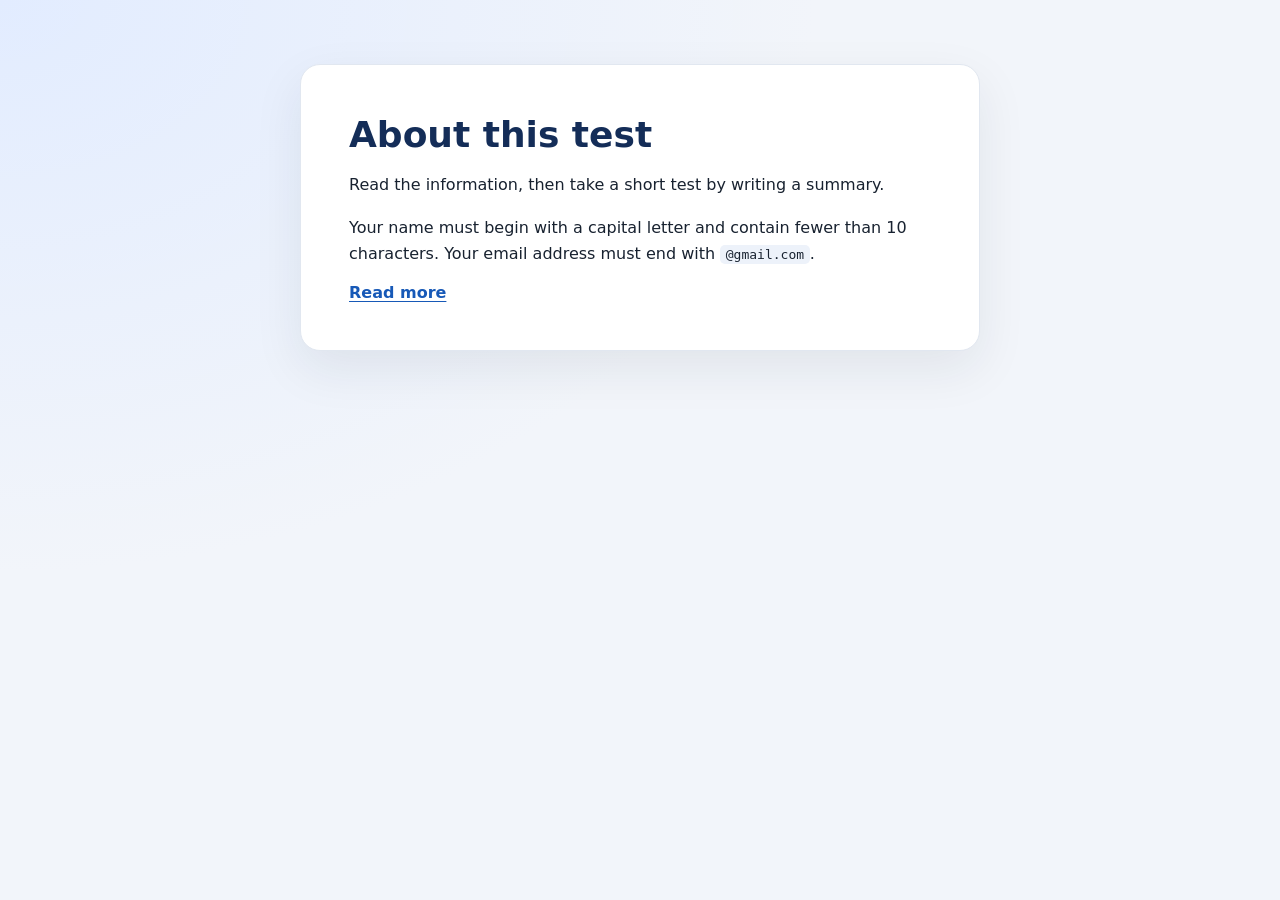
<file: src/main/webapp/index.html>
<!doctype html>
<html lang="en">
<head>
    <meta charset="UTF-8">
    <meta name="viewport" content="width=device-width, initial-scale=1">
    <title>About this test</title>
    <link rel="stylesheet" href="styles.css">
</head>
<body>
    <main>
        <h1>About this test</h1>
        <p>Read the information, then take a short test by writing a summary.</p>
        <p>Your name must begin with a capital letter and contain fewer than 10 characters.
           Your email address must end with <code>@gmail.com</code>.</p>
        <a href="About.html">Read more</a>
    </main>
</body>
</html>
</file>
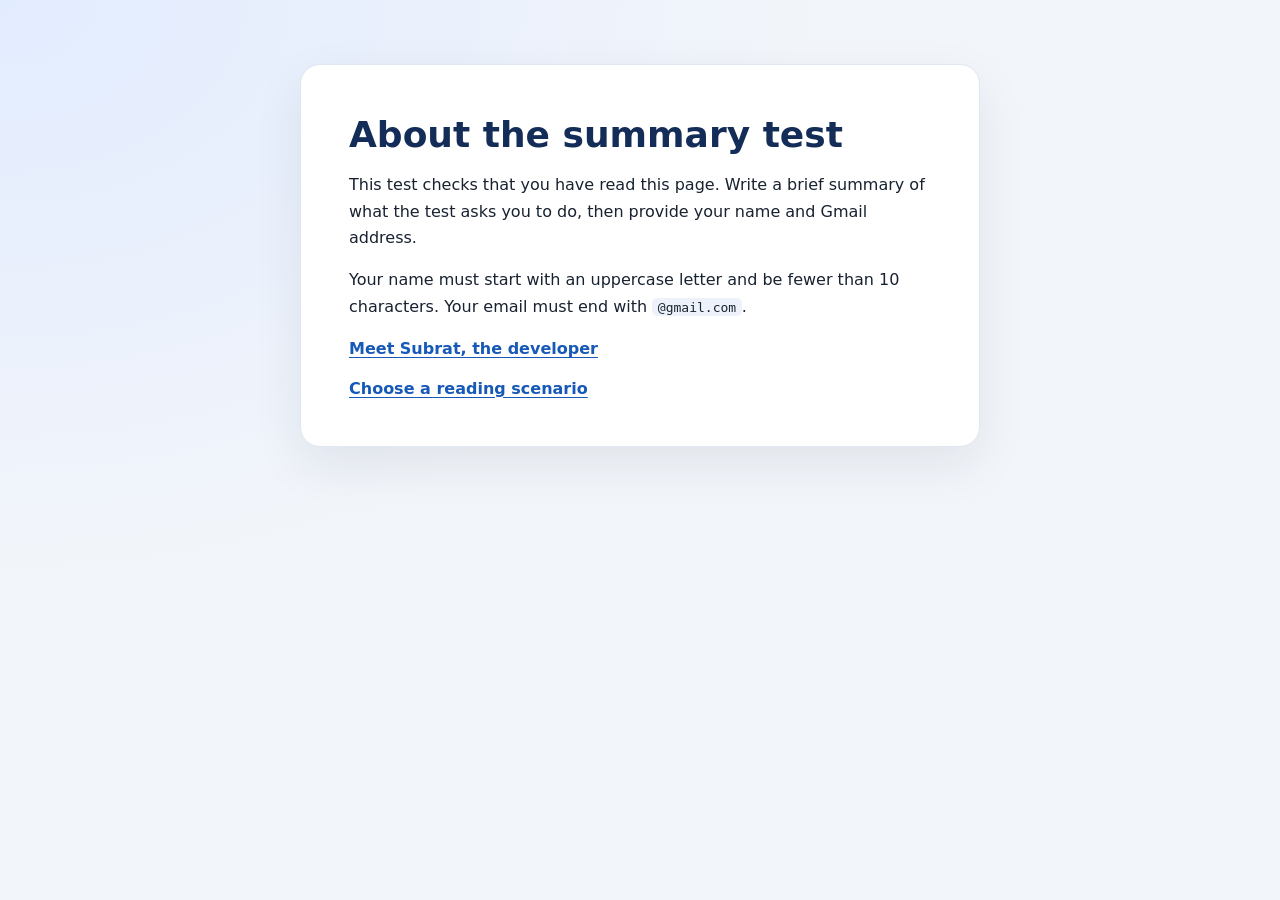
<file: src/main/webapp/About.html>
<!doctype html>
<html lang="en">
<head>
    <meta charset="UTF-8">
    <meta name="viewport" content="width=device-width, initial-scale=1">
    <title>About the summary test</title>
    <link rel="stylesheet" href="styles.css">
</head>
<body>
    <main>
        <h1>About the summary test</h1>
        <p>This test checks that you have read this page. Write a brief summary of what
           the test asks you to do, then provide your name and Gmail address.</p>
        <p>Your name must start with an uppercase letter and be fewer than 10 characters.
           Your email must end with <code>@gmail.com</code>.</p>
        <p><a href="subrat.html">Meet Subrat, the developer</a></p>
        <a href="scenarios.html">Choose a reading scenario</a>
    </main>
</body>
</html>
</file>
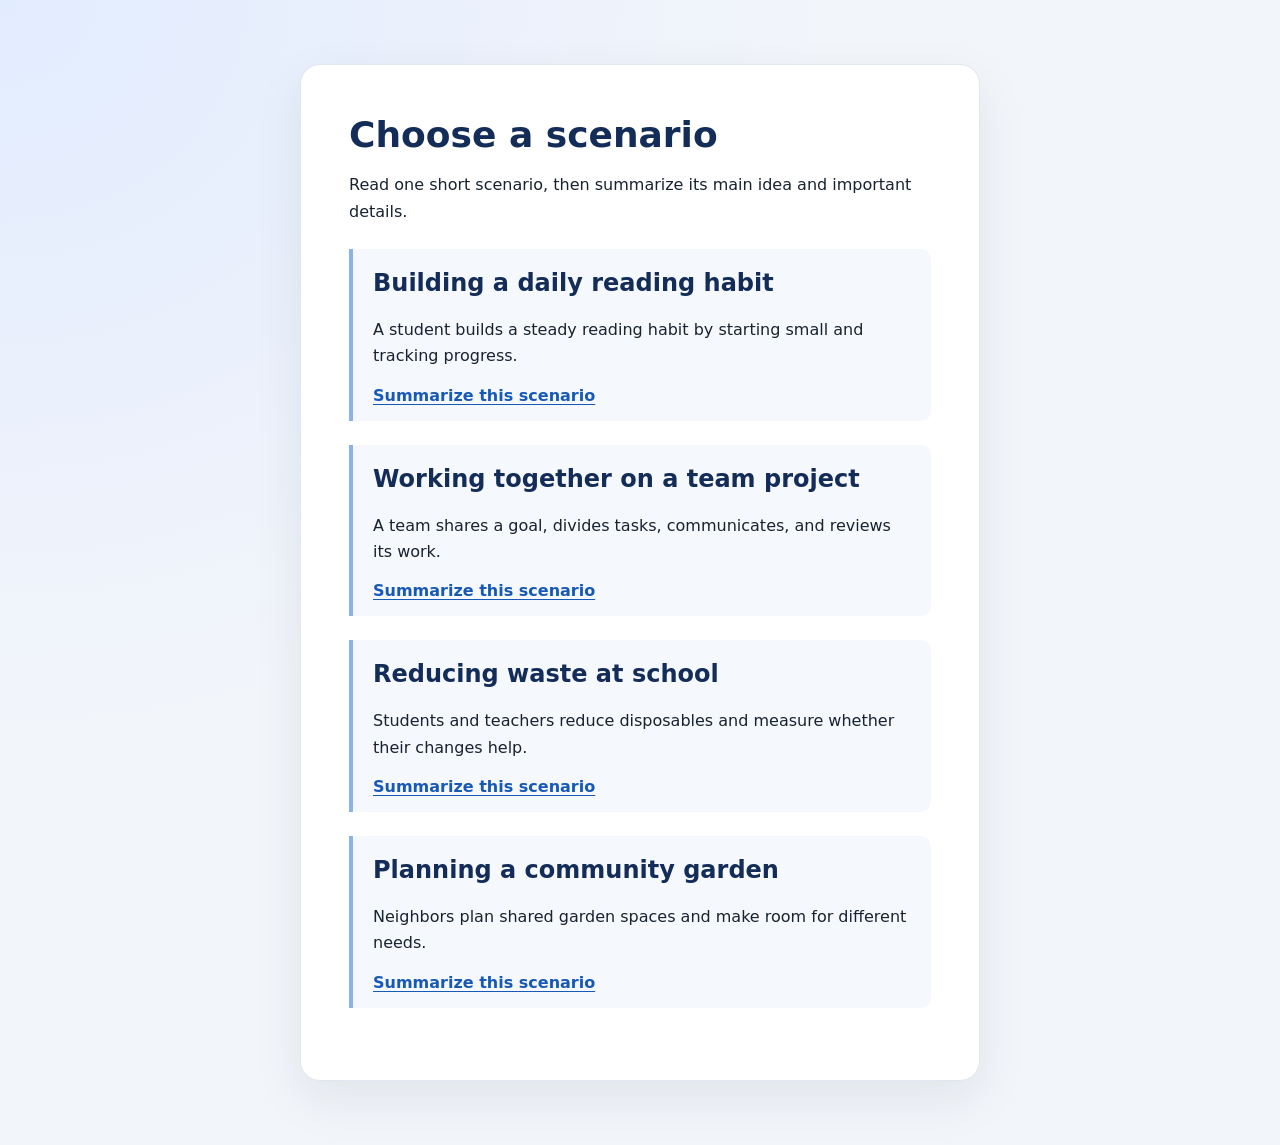
<file: src/main/webapp/scenarios.html>
<!doctype html>
<html lang="en">
<head>
    <meta charset="UTF-8">
    <meta name="viewport" content="width=device-width, initial-scale=1">
    <title>Choose a summary scenario</title>
    <link rel="stylesheet" href="styles.css">
</head>
<body>
    <main>
        <h1>Choose a scenario</h1>
        <p>Read one short scenario, then summarize its main idea and important details.</p>
        <section aria-labelledby="reading">
            <h2 id="reading">Building a daily reading habit</h2>
            <p>A student builds a steady reading habit by starting small and tracking progress.</p>
            <a href="test.html?scenario=reading">Summarize this scenario</a>
        </section>
        <section aria-labelledby="teamwork">
            <h2 id="teamwork">Working together on a team project</h2>
            <p>A team shares a goal, divides tasks, communicates, and reviews its work.</p>
            <a href="test.html?scenario=teamwork">Summarize this scenario</a>
        </section>
        <section aria-labelledby="environment">
            <h2 id="environment">Reducing waste at school</h2>
            <p>Students and teachers reduce disposables and measure whether their changes help.</p>
            <a href="test.html?scenario=environment">Summarize this scenario</a>
        </section>
        <section aria-labelledby="planning">
            <h2 id="planning">Planning a community garden</h2>
            <p>Neighbors plan shared garden spaces and make room for different needs.</p>
            <a href="test.html?scenario=planning">Summarize this scenario</a>
        </section>
    </main>
</body>
</html>
</file>
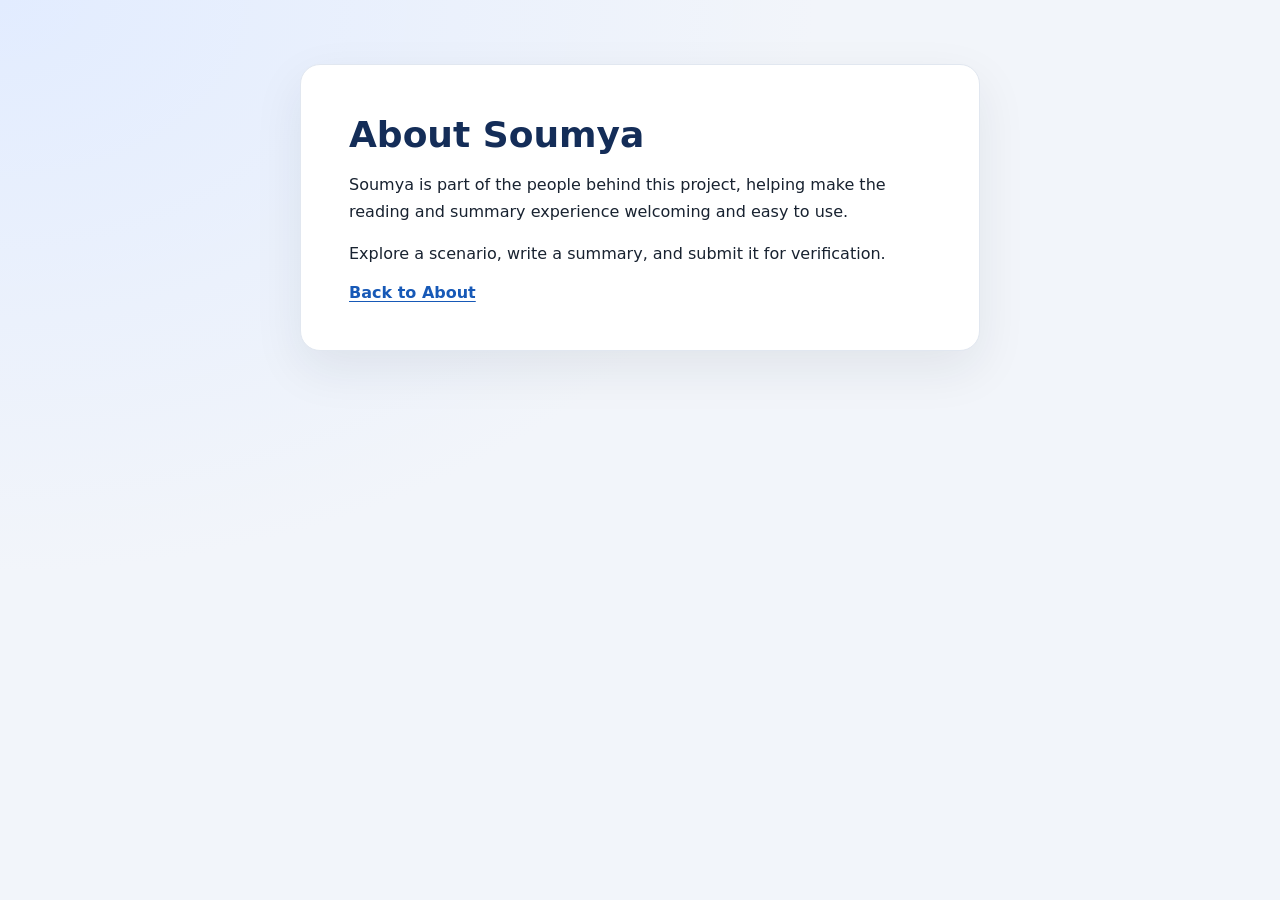
<file: src/main/webapp/soumya.html>
<!doctype html>
<html lang="en">
<head>
    <meta charset="UTF-8">
    <meta name="viewport" content="width=device-width, initial-scale=1">
    <title>About Soumya</title>
    <link rel="stylesheet" href="styles.css">
</head>
<body>
    <main>
        <h1>About Soumya</h1>
        <p>Soumya is part of the people behind this project, helping make the
           reading and summary experience welcoming and easy to use.</p>
        <p>Explore a scenario, write a summary, and submit it for verification.</p>
        <a href="About.html">Back to About</a>
    </main>
</body>
</html>
</file>
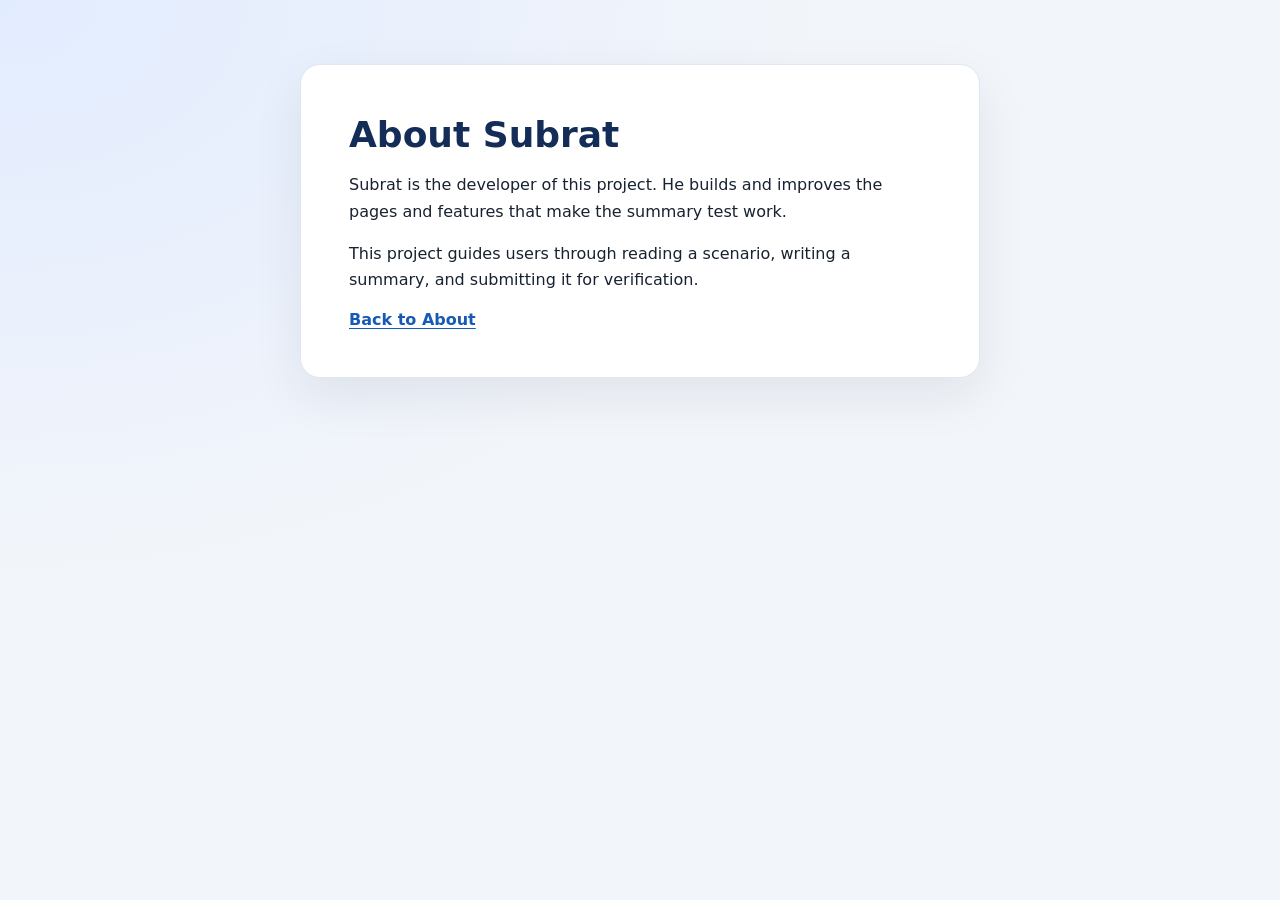
<file: src/main/webapp/subrat.html>
<!doctype html>
<html lang="en">
<head>
    <meta charset="UTF-8">
    <meta name="viewport" content="width=device-width, initial-scale=1">
    <title>About Subrat</title>
    <link rel="stylesheet" href="styles.css">
</head>
<body>
    <main>
        <h1>About Subrat</h1>
        <p>Subrat is the developer of this project. He builds and improves the pages
           and features that make the summary test work.</p>
        <p>This project guides users through reading a scenario, writing a summary,
           and submitting it for verification.</p>
        <a href="About.html">Back to About</a>
    </main>
</body>
</html>
</file>
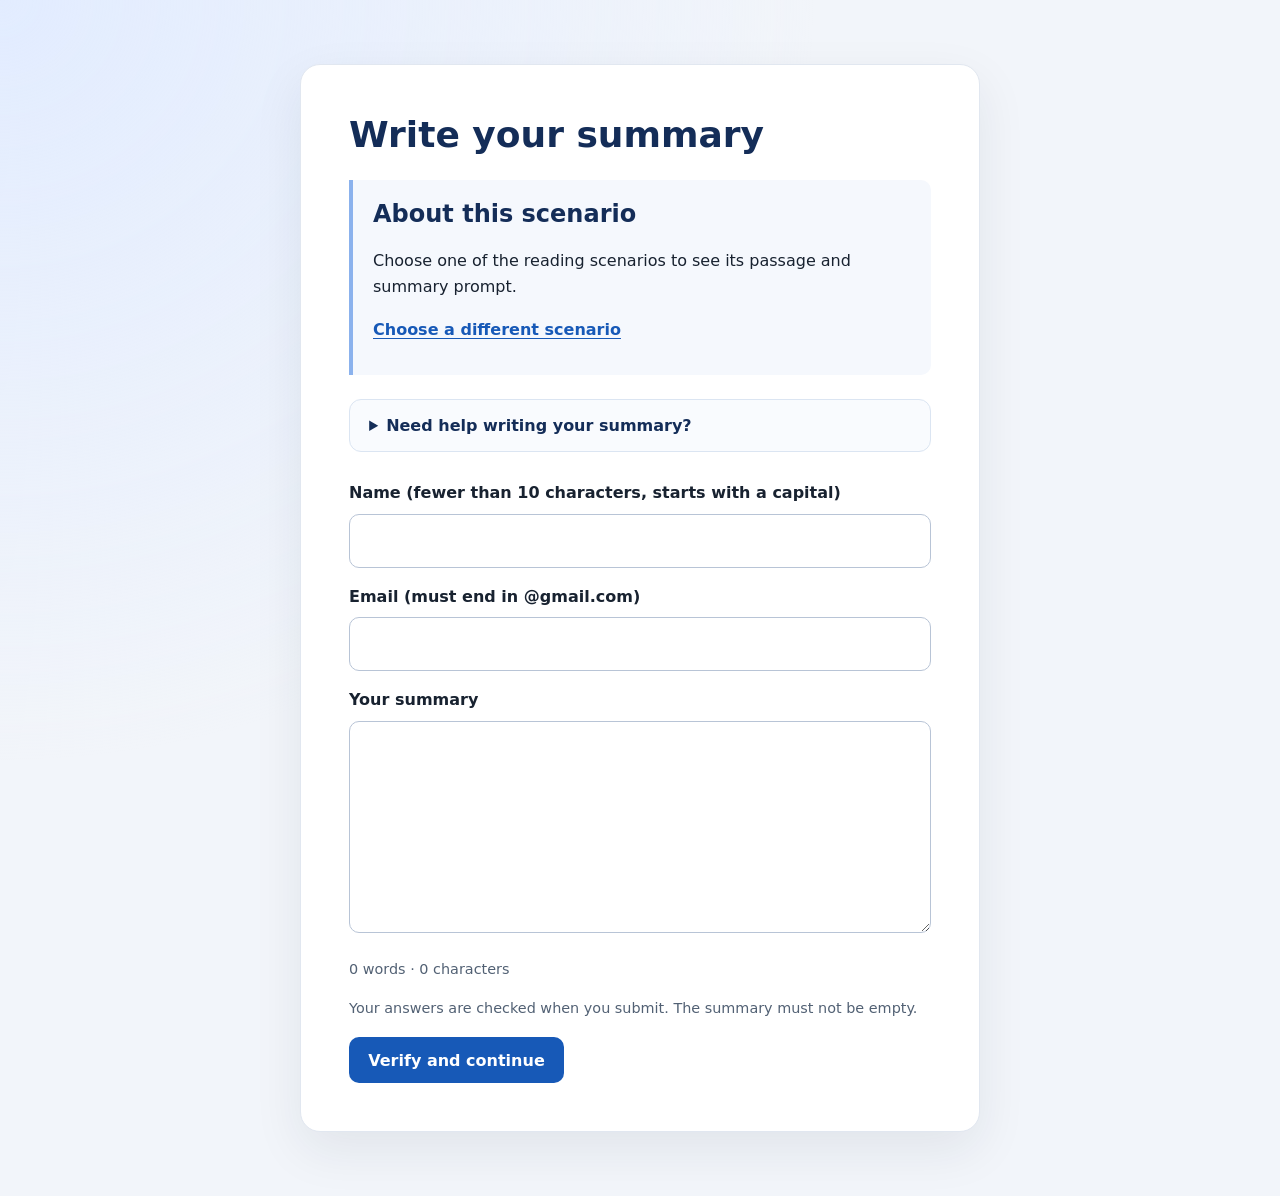
<file: src/main/webapp/test.html>
<!doctype html>
<html lang="en">
<head>
    <meta charset="UTF-8">
    <meta name="viewport" content="width=device-width, initial-scale=1">
    <title>Summary test</title>
    <link rel="stylesheet" href="styles.css">
</head>
<body>
    <main>
        <h1 id="page-title">Write your summary</h1>
        <section aria-labelledby="scenario-title">
            <h2 id="scenario-title">About this scenario</h2>
            <p id="scenario-description">Choose a scenario before writing your summary.</p>
            <p><a href="scenarios.html">Choose a different scenario</a></p>
        </section>
        <details class="writing-tips">
            <summary>Need help writing your summary?</summary>
            <ul>
                <li>State the main idea in your own words.</li>
                <li>Include the most important actions or details.</li>
                <li>Leave out repeated information and small details.</li>
                <li>Reread your summary to check that it is clear.</li>
            </ul>
        </details>
        <form action="Verify.jsp" method="post" accept-charset="UTF-8">
            <input id="scenario" name="scenario" type="hidden" value="">
            <p>
                <label for="name">Name (fewer than 10 characters, starts with a capital)</label>
                <input id="name" name="name" type="text" maxlength="9" required>
            </p>
            <p>
                <label for="email">Email (must end in @gmail.com)</label>
                <input id="email" name="email" type="email" required>
            </p>
            <p>
                <label id="summary-label" for="summary">Your summary</label>
                <textarea id="summary" name="summary" rows="7" cols="50" required></textarea>
                <p id="summary-count" class="field-hint" aria-live="polite">0 words · 0 characters</p>
            </p>
            <p class="field-hint">Your answers are checked when you submit. The summary must not be empty.</p>
            <button type="submit">Verify and continue</button>
        </form>
    </main>
    <script>
        const scenarios = {
            reading: {
                title: "Building a daily reading habit",
                description: "A student wants to read more but has a busy schedule. They start with ten minutes each evening, keep a book nearby, and track their progress. After a few weeks, reading becomes a steady habit.",
                prompt: "Summarize how the student builds a regular reading habit."
            },
            teamwork: {
                title: "Working together on a team project",
                description: "A project team has a short deadline. Members agree on a shared goal, divide the work according to their strengths, check in regularly, and ask for help when a task is blocked. They review the result together before submitting it.",
                prompt: "Summarize how the team organizes its work and handles challenges."
            },
            environment: {
                title: "Reducing waste at school",
                description: "A school notices that many disposable cups and paper sheets are thrown away each day. Students bring reusable bottles, teachers share digital handouts when practical, and volunteers measure the waste each week to see whether the changes help.",
                prompt: "Summarize the actions the school takes to reduce waste and measure progress."
            },
            planning: {
                title: "Planning a community garden",
                description: "Neighbors turn an unused space into a garden. They ask residents what they want to grow, plan plots and paths, share tools, and create a watering schedule. They also leave a few beds open for people who cannot commit to a full plot.",
                prompt: "Summarize the steps neighbors take to plan an inclusive garden."
            }
        };

        const selectedScenario = new URLSearchParams(window.location.search).get("scenario");
        const scenario = scenarios[selectedScenario];
        const summaryInput = document.getElementById("summary");
        const summaryCount = document.getElementById("summary-count");

        summaryInput.addEventListener("input", () => {
            const text = summaryInput.value.trim();
            const wordCount = text ? text.split(/\s+/).length : 0;
            summaryCount.textContent =
                `${wordCount} ${wordCount === 1 ? "word" : "words"} · ${summaryInput.value.length} characters`;
        });

        if (scenario) {
            document.getElementById("page-title").textContent = scenario.prompt;
            document.getElementById("scenario-title").textContent = scenario.title;
            document.getElementById("scenario-description").textContent = scenario.description;
            document.getElementById("summary-label").textContent = "Your summary";
            document.getElementById("scenario").value = selectedScenario;
        } else {
            document.getElementById("scenario-description").textContent =
                "Choose one of the reading scenarios to see its passage and summary prompt.";
            document.querySelector("form button").disabled = true;
        }
    </script>
</body>
</html>
</file>
<file: src/main/webapp/styles.css>
:root {
    color-scheme: light;
    font-family: system-ui, -apple-system, BlinkMacSystemFont, "Segoe UI", sans-serif;
    color: #182230;
    background: #f2f5fa;
    font-synthesis: none;
    text-rendering: optimizeLegibility;
}

* {
    box-sizing: border-box;
}

body {
    min-width: 320px;
    min-height: 100vh;
    margin: 0;
    padding: clamp(1rem, 5vw, 4rem) 1rem;
    background:
        radial-gradient(ellipse at top left, #e2ecff 0, transparent 45%),
        #f2f5fa;
}

main {
    width: min(100%, 680px);
    margin: 0 auto;
    padding: clamp(1.5rem, 5vw, 3rem);
    border: 1px solid #e1e7f0;
    border-radius: 20px;
    background: #fff;
    box-shadow: 0 18px 50px rgb(24 34 48 / 8%);
}

h1 {
    margin: 0 0 1rem;
    color: #142d58;
    font-size: clamp(1.75rem, 4vw, 2.25rem);
    line-height: 1.2;
}

h2 {
    margin-top: 2rem;
    color: #142d58;
}

p,
li {
    line-height: 1.65;
}

a {
    color: #1759b7;
    font-weight: 650;
    text-underline-offset: 0.2em;
}

a:hover {
    color: #0d3979;
}

form {
    margin-top: 1.75rem;
}

section {
    margin: 1.5rem 0;
    padding: 0.25rem 1.25rem 1rem;
    border-left: 4px solid #8bb2ed;
    border-radius: 0 10px 10px 0;
    background: #f5f8fd;
}

section h2 {
    margin-top: 1rem;
}

.writing-tips {
    margin: 1.5rem 0;
    padding: 1rem 1.2rem;
    border: 1px solid #dbe5f2;
    border-radius: 12px;
    background: #f9fbfe;
}

.writing-tips summary {
    color: #142d58;
    font-weight: 700;
    cursor: pointer;
}

.writing-tips li + li {
    margin-top: 0.35rem;
}

label {
    display: inline-block;
    margin-bottom: 0.45rem;
    font-weight: 650;
}

input,
textarea {
    width: 100%;
    padding: 0.8rem 0.9rem;
    border: 1px solid #b8c4d6;
    border-radius: 10px;
    color: inherit;
    background: #fff;
    font: inherit;
}

textarea {
    min-height: 150px;
    resize: vertical;
}

.field-hint {
    margin: 0.4rem 0 1rem;
    color: #526174;
    font-size: 0.9rem;
}

input:focus,
textarea:focus {
    border-color: #2463c2;
    outline: 3px solid rgb(36 99 194 / 18%);
}

button {
    display: inline-flex;
    align-items: center;
    justify-content: center;
    min-height: 46px;
    padding: 0.7rem 1.2rem;
    border: 0;
    border-radius: 10px;
    color: #fff;
    background: #1759b7;
    font: inherit;
    font-weight: 700;
    cursor: pointer;
}

button:hover {
    background: #0d3979;
}

button:focus-visible,
a:focus-visible {
    outline: 3px solid #91b9f5;
    outline-offset: 3px;
}

code {
    padding: 0.1rem 0.35rem;
    border-radius: 5px;
    background: #edf2fa;
}
</file>
